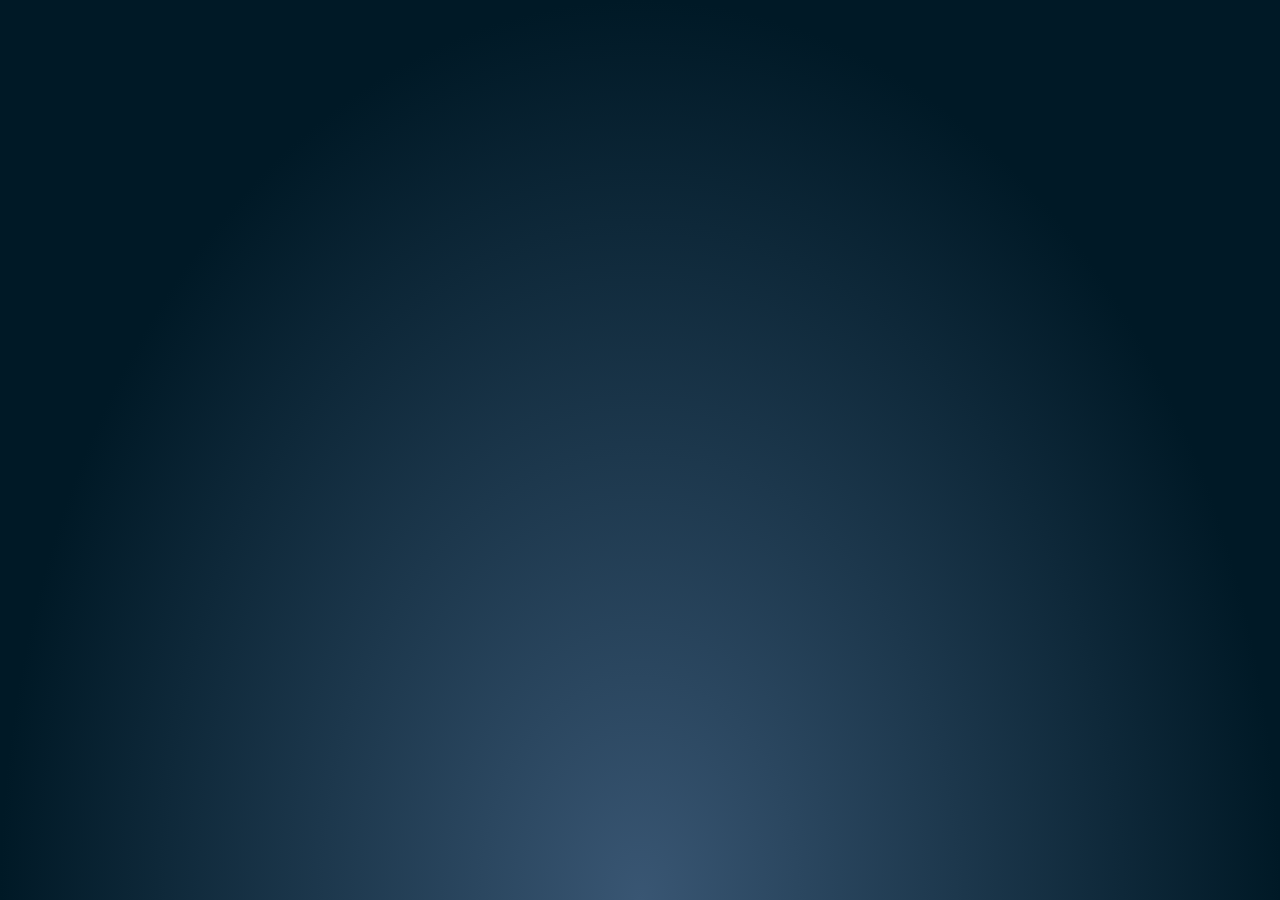
<file: index.html>
<!DOCTYPE html>
<html lang="en">
<head>
  <meta charset="UTF-8" />
  <meta name="viewport" content="width=device-width, initial-scale=1.0" />
  <!-- Font -->
  <link rel="preconnect" href="https://fonts.googleapis.com" />
  <link rel="preconnect" href="https://fonts.gstatic.com" crossorigin />
  <link href="https://fonts.googleapis.com/css2?family=Rubik:wght@300;400;500;700;900&display=swap" rel="stylesheet" />

  <!-- External stylesheet -->
  <link rel="stylesheet" href="styles.css" />
</head>
<body>
  <div class="page">
    <div class="container">
    </div>
  </div>
</body>
</html>
</file>
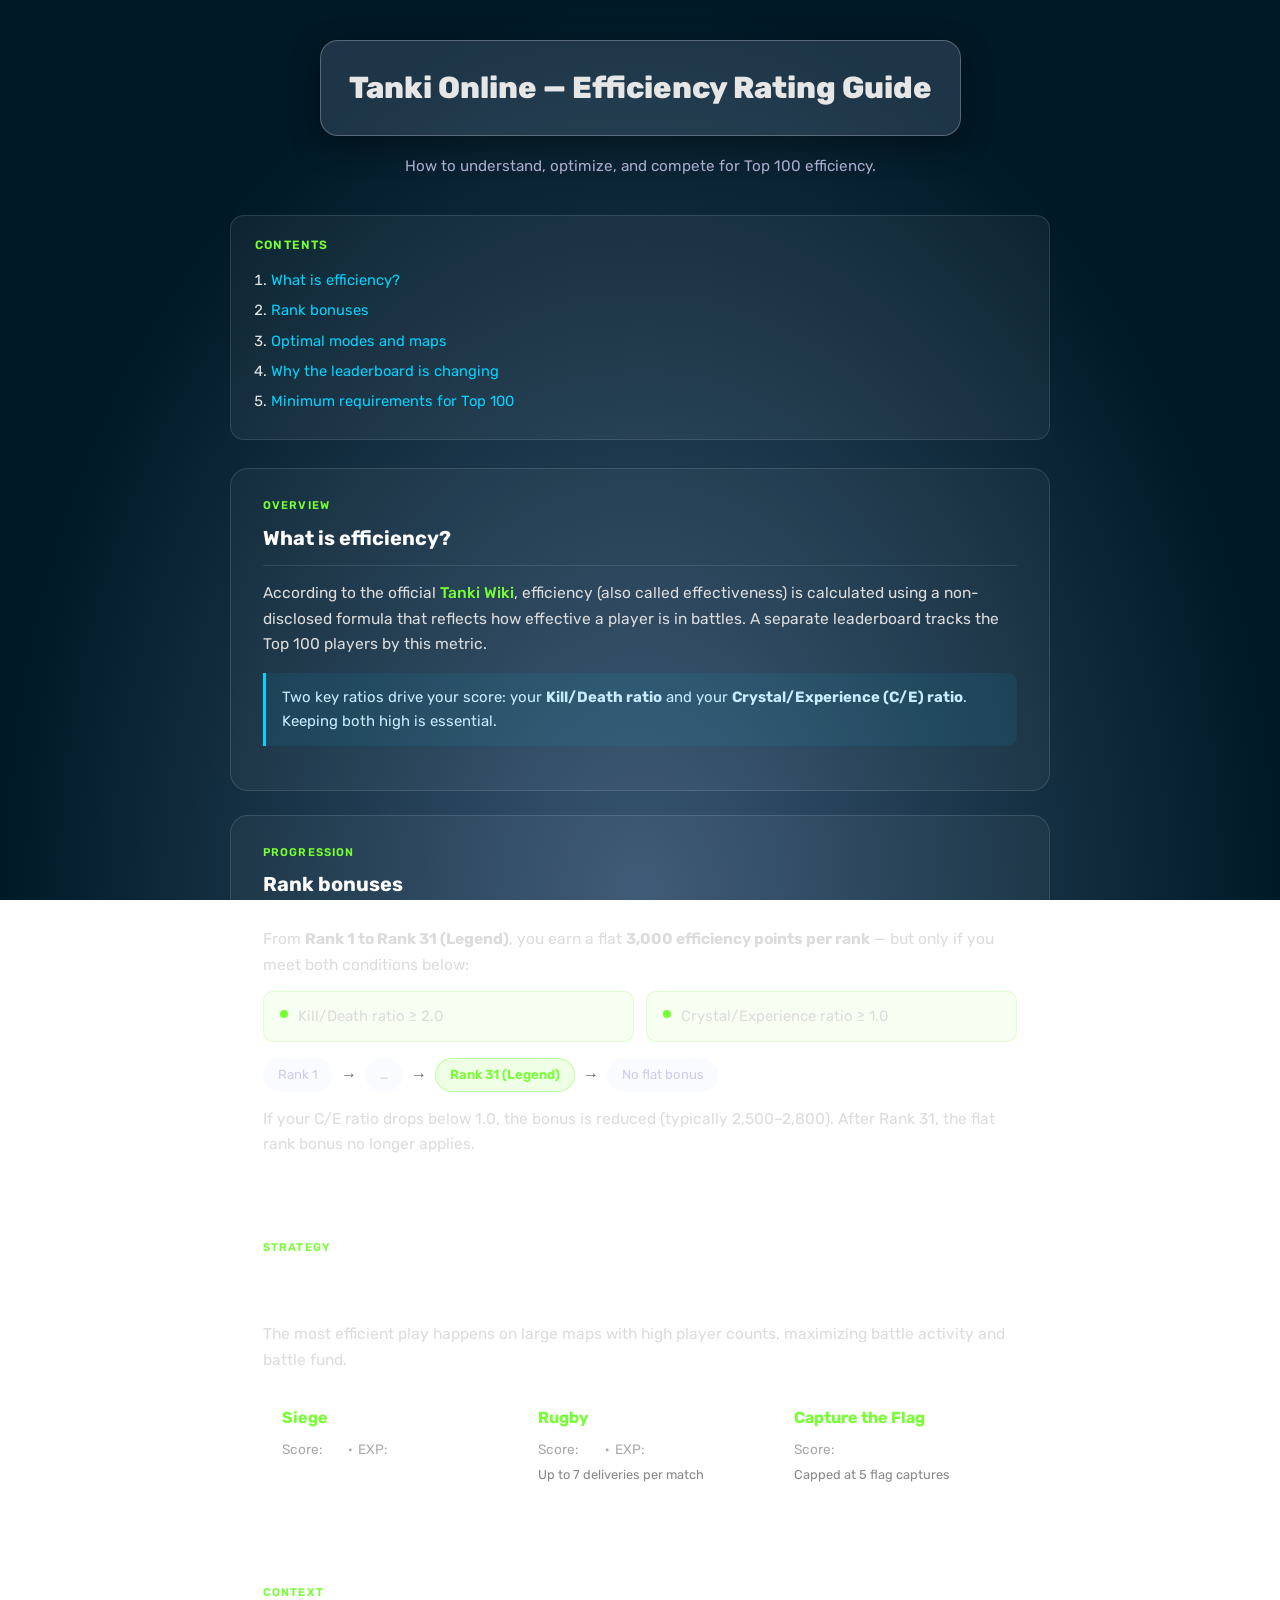
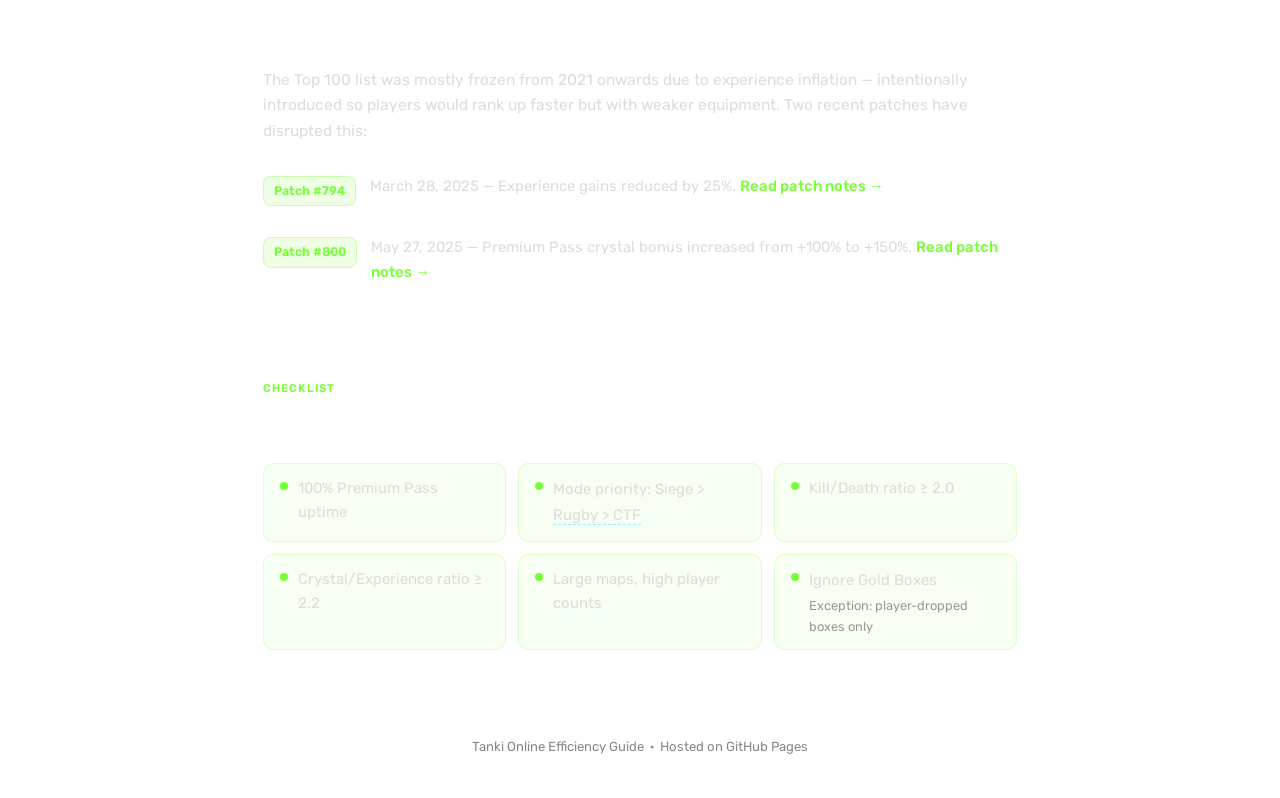
<file: guide/index.html>
<!DOCTYPE html>
<html lang="en">
<head>
  <meta charset="UTF-8">
  <meta name="viewport" content="width=device-width, initial-scale=1.0">
  <title>Tanki Online Efficiency Guide</title>
  <link rel="preconnect" href="https://fonts.googleapis.com">
  <link rel="preconnect" href="https://fonts.gstatic.com" crossorigin>
  <link href="https://fonts.googleapis.com/css2?family=Rubik:wght@300;400;500;700;900&display=swap" rel="stylesheet">
  <link rel="stylesheet" href="styles.css">
</head>
<body>
  <div class="page">
    <div class="container">

      <div class="guide-hero">
        <h1>Tanki Online — Efficiency Rating Guide</h1>
        <p class="subtitle">How to understand, optimize, and compete for Top 100 efficiency.</p>
      </div>

      <div class="toc">
        <div class="toc-title">Contents</div>
        <ol>
          <li><a href="#what-is">What is efficiency?</a></li>
          <li><a href="#rank-bonuses">Rank bonuses</a></li>
          <li><a href="#modes">Optimal modes and maps</a></li>
          <li><a href="#leaderboard">Why the leaderboard is changing</a></li>
          <li><a href="#requirements">Minimum requirements for Top 100</a></li>
        </ol>
      </div>

      <section class="guide-section" id="what-is">
        <div class="section-tag">Overview</div>
        <h2>What is efficiency?</h2>
        <p>
          According to the official
          <a href="https://en.tankiwiki.com/Ratings_and_Statistics">Tanki Wiki</a>,
          efficiency (also called effectiveness) is calculated using a non-disclosed formula
          that reflects how effective a player is in battles. A separate leaderboard tracks
          the Top 100 players by this metric.
        </p>
        <div class="callout">
          Two key ratios drive your score: your <strong>Kill/Death ratio</strong> and your
          <strong>Crystal/Experience (C/E) ratio</strong>. Keeping both high is essential.
        </div>
      </section>

      <section class="guide-section" id="rank-bonuses">
        <div class="section-tag">Progression</div>
        <h2>Rank bonuses</h2>
        <p>
          From <strong>Rank 1 to Rank 31 (Legend)</strong>, you earn a flat
          <strong>3,000 efficiency points per rank</strong> — but only if you meet both
          conditions below:
        </p>
        <div class="req-grid" style="grid-template-columns: 1fr 1fr; margin-bottom: 16px;">
          <div class="req-item">
            <div class="req-dot"></div>
            <span>Kill/Death ratio &ge; 2.0</span>
          </div>
          <div class="req-item">
            <div class="req-dot"></div>
            <span>Crystal/Experience ratio &ge; 1.0</span>
          </div>
        </div>
        <div class="rank-visual">
          <span class="rank-pill">Rank 1</span>
          <span class="arrow">→</span>
          <span class="rank-pill">…</span>
          <span class="arrow">→</span>
          <span class="rank-pill highlight">Rank 31 (Legend)</span>
          <span class="arrow">→</span>
          <span class="rank-pill">No flat bonus</span>
        </div>
        <p style="margin-top: 12px;">
          If your C/E ratio drops below 1.0, the bonus is reduced (typically 2,500–2,800).
          After Rank 31, the flat rank bonus no longer applies.
        </p>
      </section>

      <section class="guide-section" id="modes">
        <div class="section-tag">Strategy</div>
        <h2>Optimal modes and maps</h2>
        <p>
          The most efficient play happens on large maps with high player counts, maximizing
          battle activity and battle fund.
        </p>
        <div class="mode-grid">
          <div class="mode-card">
            <div class="mode-name">Siege</div>
            <div class="mode-score">Score: <span>50</span> &nbsp;·&nbsp; EXP: <span>15</span></div>
          </div>
          <div class="mode-card">
            <div class="mode-name">Rugby</div>
            <div class="mode-score">Score: <span>80</span> &nbsp;·&nbsp; EXP: <span>30</span></div>
            <div class="mode-score" style="margin-top: 4px; font-size: 0.8rem; color: #888;">Up to 7 deliveries per match</div>
          </div>
          <div class="mode-card">
            <div class="mode-name">Capture the Flag</div>
            <div class="mode-score">Score: <span>Similar to Rugby</span></div>
            <div class="mode-score" style="margin-top: 4px; font-size: 0.8rem; color: #888;">Capped at 5 flag captures</div>
          </div>
        </div>
      </section>

      <section class="guide-section" id="leaderboard">
        <div class="section-tag">Context</div>
        <h2>Why the leaderboard is changing</h2>
        <p>
          The Top 100 list was mostly frozen from 2021 onwards due to experience inflation —
          intentionally introduced so players would rank up faster but with weaker equipment.
          Two recent patches have disrupted this:
        </p>
        <div style="margin-top: 16px;">
          <div class="patch-item">
            <div class="patch-badge">Patch #794</div>
            <div class="patch-desc">
              March 28, 2025 — Experience gains reduced by 25%.
              <a href="https://en.tankiforum.com/topic/398898-patch%C2%A0update-794-released-28th-march-2025/">Read patch notes →</a>
            </div>
          </div>
          <div class="patch-item">
            <div class="patch-badge">Patch #800</div>
            <div class="patch-desc">
              May 27, 2025 — Premium Pass crystal bonus increased from +100% to +150%.
              <a href="https://en.tankiforum.com/topic/399042-patch-update-800-released-27th-may-2025/">Read patch notes →</a>
            </div>
          </div>
        </div>
      </section>

      <section class="guide-section" id="requirements">
        <div class="section-tag">Checklist</div>
        <h2>Minimum requirements for Top 100</h2>
        <div class="req-grid">
          <div class="req-item">
            <div class="req-dot"></div>
            <span>100% Premium Pass uptime</span>
          </div>
          <div class="req-item">
            <div class="req-dot"></div>
            <div>
              <span>Mode priority: Siege &gt;
                <span class="tip-span" title="Rugby over CTF because in Rugby you can deliver the ball 7 times vs CTF's 5 flag captures">Rugby &gt; CTF</span>
              </span>
            </div>
          </div>
          <div class="req-item">
            <div class="req-dot"></div>
            <span>Kill/Death ratio &ge; 2.0</span>
          </div>
          <div class="req-item">
            <div class="req-dot"></div>
            <span>Crystal/Experience ratio &ge; 2.2</span>
          </div>
          <div class="req-item">
            <div class="req-dot"></div>
            <span>Large maps, high player counts</span>
          </div>
          <div class="req-item">
            <div class="req-dot"></div>
            <div>
              <span>Ignore Gold Boxes</span>
              <div class="req-note">Exception: player-dropped boxes only</div>
            </div>
          </div>
        </div>
      </section>

      <footer>Tanki Online Efficiency Guide &nbsp;·&nbsp; Hosted on GitHub Pages</footer>

    </div>
  </div>
</body>
</html>
</file>
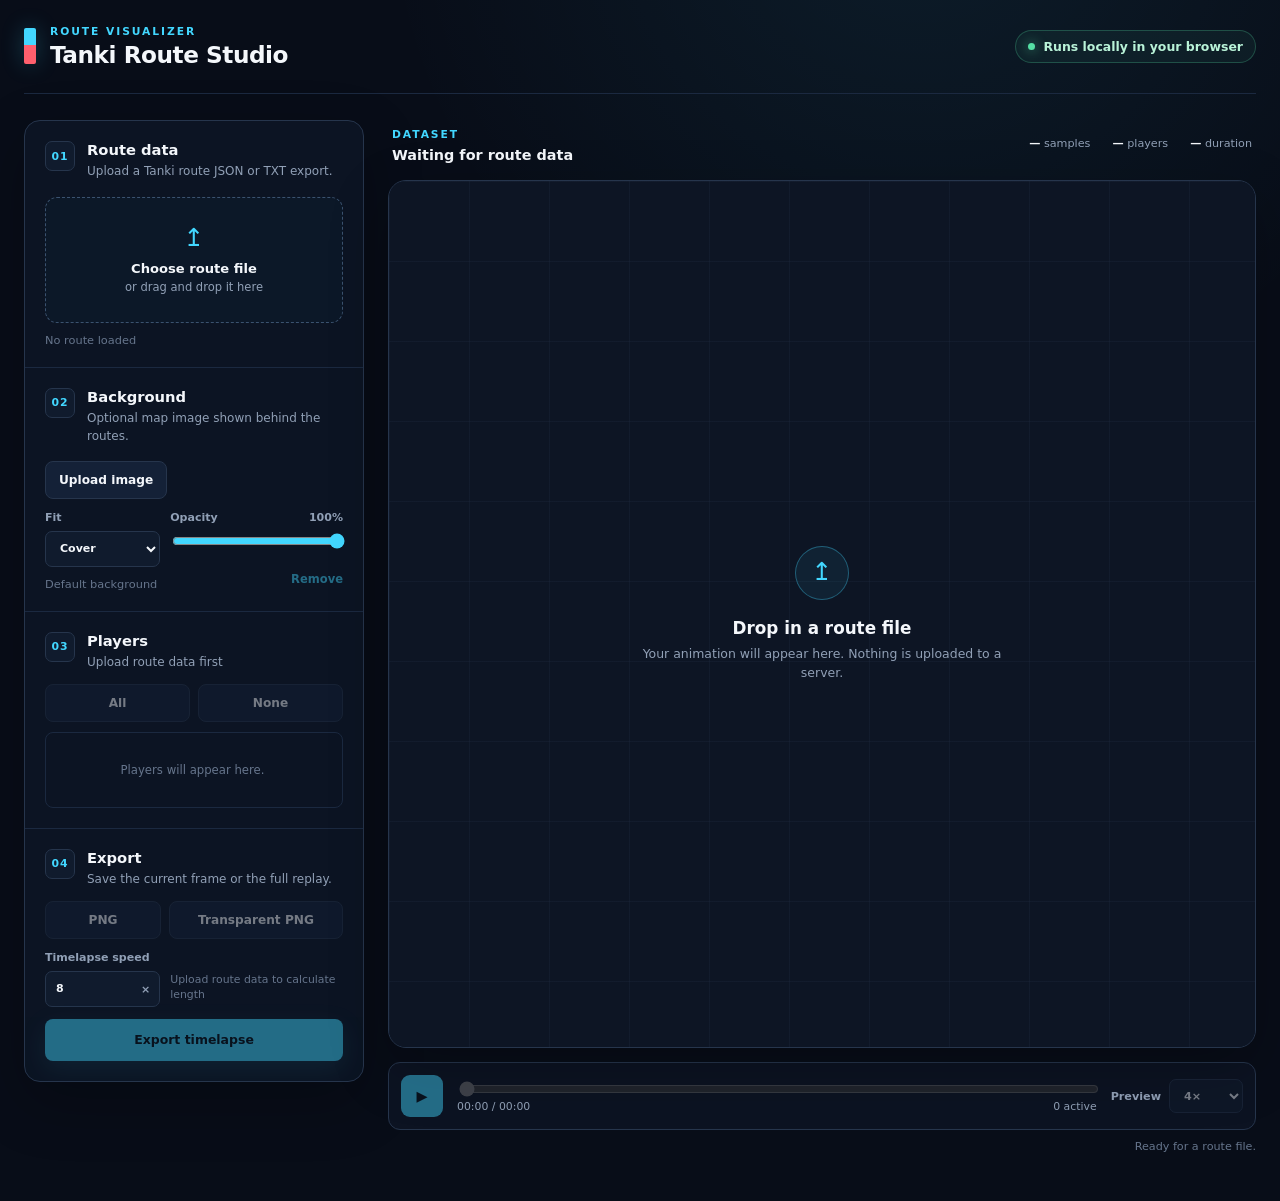
<file: heatmap/index.html>
<!doctype html>
<html lang="en">
<head>
  <meta charset="utf-8">
  <meta name="viewport" content="width=device-width, initial-scale=1">
  <meta name="theme-color" content="#080d18">
  <meta name="description" content="Create private, browser-based route replays from Tanki route JSON files.">
  <title>Tanki Route Studio</title>
  <link rel="stylesheet" href="styles.css">
  <script src="app.js" defer></script>
</head>
<body>
  <header class="site-header">
    <div class="brand-block">
      <span class="brand-mark" aria-hidden="true"></span>
      <div>
        <p class="eyebrow">ROUTE VISUALIZER</p>
        <h1>Tanki Route Studio</h1>
      </div>
    </div>
    <div class="privacy-pill">
      <span class="privacy-dot" aria-hidden="true"></span>
      Runs locally in your browser
    </div>
  </header>

  <main class="app-shell">
    <aside class="control-panel" aria-label="Route controls">
      <section class="panel-section upload-section">
        <div class="section-heading">
          <span class="step">01</span>
          <div>
            <h2>Route data</h2>
            <p>Upload a Tanki route JSON or TXT export.</p>
          </div>
        </div>
        <label class="drop-zone" id="routeDropZone" for="routeFile">
          <input id="routeFile" type="file" accept=".json,.txt,application/json,text/plain">
          <span class="drop-icon" aria-hidden="true">↥</span>
          <span class="drop-title">Choose route file</span>
          <span class="drop-help">or drag and drop it here</span>
        </label>
        <p class="file-name" id="routeFileName">No route loaded</p>
      </section>

      <section class="panel-section" id="backgroundSection">
        <div class="section-heading">
          <span class="step">02</span>
          <div>
            <h2>Background</h2>
            <p>Optional map image shown behind the routes.</p>
          </div>
        </div>
        <label class="file-button" for="backgroundFile">
          <input id="backgroundFile" type="file" accept="image/*">
          <span>Upload image</span>
        </label>
        <div class="field-row">
          <label class="field">
            <span>Fit</span>
            <select id="backgroundFit">
              <option value="cover">Cover</option>
              <option value="contain">Contain</option>
              <option value="stretch">Stretch</option>
            </select>
          </label>
          <label class="field">
            <span>Opacity <output id="backgroundOpacityValue">100%</output></span>
            <input id="backgroundOpacity" type="range" min="0" max="100" value="100" step="1">
          </label>
        </div>
        <div class="inline-actions">
          <p class="file-name" id="backgroundFileName">Default background</p>
          <button class="text-button" id="removeBackground" type="button" disabled>Remove</button>
        </div>
      </section>

      <section class="panel-section players-section" id="playersSection">
        <div class="section-heading compact-heading">
          <span class="step">03</span>
          <div>
            <h2>Players</h2>
            <p id="selectionCount">Upload route data first</p>
          </div>
        </div>
        <div class="segmented-actions" role="group" aria-label="Player selection shortcuts">
          <button id="selectAll" type="button" disabled>All</button>
          <button id="selectNone" type="button" disabled>None</button>
        </div>
        <div class="player-list empty" id="playerList">
          <p>Players will appear here.</p>
        </div>
      </section>

      <section class="panel-section export-section">
        <div class="section-heading compact-heading">
          <span class="step">04</span>
          <div>
            <h2>Export</h2>
            <p>Save the current frame or the full replay.</p>
          </div>
        </div>
        <div class="export-grid">
          <button class="secondary-button" id="exportPng" type="button" disabled>PNG</button>
          <button class="secondary-button" id="exportTransparentPng" type="button" disabled>Transparent PNG</button>
        </div>
        <div class="video-settings">
          <label class="field">
            <span>Timelapse speed</span>
            <div class="unit-input">
              <input id="exportSpeed" type="number" value="8" min="0.25" max="64" step="0.25">
              <span>×</span>
            </div>
          </label>
          <p class="estimate" id="exportEstimate">Upload route data to calculate length</p>
        </div>
        <button class="primary-button" id="exportVideo" type="button" disabled>Export timelapse</button>
        <div class="export-progress" id="exportProgress" hidden>
          <div class="progress-copy">
            <span id="exportProgressText">Rendering…</span>
            <button class="text-button" id="cancelExport" type="button">Cancel</button>
          </div>
          <progress id="exportProgressBar" max="100" value="0">0%</progress>
          <p>Keep this tab open until the download begins.</p>
        </div>
      </section>
    </aside>

    <section class="stage-column" aria-label="Route replay">
      <div class="dataset-bar" id="datasetBar">
        <div>
          <span class="dataset-label">DATASET</span>
          <strong id="datasetName">Waiting for route data</strong>
        </div>
        <div class="dataset-stats" aria-live="polite">
          <span><strong id="sampleCount">—</strong> samples</span>
          <span><strong id="playerCount">—</strong> players</span>
          <span><strong id="durationStat">—</strong> duration</span>
        </div>
      </div>

      <div class="canvas-frame" id="canvasFrame">
        <canvas id="routeCanvas" width="1080" height="1080" aria-label="Top-down Tanki player route replay"></canvas>
        <div class="empty-state" id="emptyState">
          <span class="empty-icon" aria-hidden="true">↥</span>
          <h2>Drop in a route file</h2>
          <p>Your animation will appear here. Nothing is uploaded to a server.</p>
        </div>
      </div>

      <div class="playback-bar">
        <button class="play-button" id="playPause" type="button" disabled aria-label="Play route replay">
          <span id="playIcon" aria-hidden="true">▶</span>
        </button>
        <div class="timeline-group">
          <input id="timeline" type="range" min="0" max="1000" value="0" step="1" disabled aria-label="Replay position">
          <div class="timeline-meta">
            <span id="playbackClock">00:00 / 00:00</span>
            <span id="activeCount">0 active</span>
          </div>
        </div>
        <label class="playback-speed">
          <span>Preview</span>
          <select id="previewSpeed" disabled>
            <option value="0.5">0.5×</option>
            <option value="1">1×</option>
            <option value="2">2×</option>
            <option value="4" selected>4×</option>
            <option value="8">8×</option>
            <option value="16">16×</option>
          </select>
        </label>
      </div>

      <p class="status-line" id="statusLine" role="status" aria-live="polite">Ready for a route file.</p>
    </section>
  </main>

  <canvas id="exportCanvas" width="1080" height="1080" hidden></canvas>
</body>
</html>
</file>
<file: styles.css>
/* Reset */
*, *::before, *::after {
  margin: 0;
  padding: 0;
  box-sizing: border-box;
}

/* Base */
body {
  font-family: 'Rubik', sans-serif;
  color: #e6e6e6;
  line-height: 1.65;
  background: radial-gradient(
    50% 100% at 50% 100%,
    rgb(57, 86, 115) 0%,
    rgb(0, 25, 38) 100%
  );
  background-attachment: fixed;
}

/* Layout */
.page {
  min-height: 100vh;
  display: flex;
  justify-content: center;
  padding: 60px 20px;
}

.container {
  max-width: 900px;
  width: 100%;
}
li span {
    color: #00d4ff;
    cursor: help; /* reinforces that it's interactive */
}

/* Header */
header {
  text-align: center;
  margin-bottom: 48px;
}

h1 {
  font-size: 2.2rem;
  font-weight: 800;
  padding: 28px 32px;
  border-radius: 18px;
  background: rgba(191, 213, 255, 0.15);
  border: 1px solid rgba(255, 255, 255, 0.25);
  box-shadow: 0 10px 30px rgba(0, 0, 0, 0.35);
}

h1:hover {
  border-color: #76ff33;
}

/* Sections */
section {
  background: rgba(255, 255, 255, 0.04);
  border: 1px solid rgba(255, 255, 255, 0.12);
  border-radius: 18px;
  padding: 32px;
  margin-bottom: 28px;
  box-shadow: 0 6px 20px rgba(0, 0, 0, 0.25);
}

h2 {
  font-size: 1.2rem;
  font-weight: 600;
  margin-bottom: 16px;
  color: #ffffff;
}

p {
  font-size: 1rem;
  margin-bottom: 14px;
  color: #dcdcdc;
}

/* Lists */
ul {
  margin: 12px 0 0 18px;
}

li {
  margin-bottom: 8px;
}

/* Links */
a {
  color: #76ff33;
  text-decoration: none;
  font-weight: 500;
}

a:hover {
  text-decoration: underline;
}

a:visited {
  color: #54b723;
}

/* Footer */
footer {
  text-align: center;
  font-size: 0.85rem;
  color: #b5b5b5;
  margin-top: 40px;
}
</file>
<file: guide/styles.css>
/* Reset */
*, *::before, *::after {
  margin: 0;
  padding: 0;
  box-sizing: border-box;
}

/* Base */
html, body {
  height: 100%;
}

body {
  font-family: 'Rubik', sans-serif;
  color: #e6e6e6;
  line-height: 1.65;
  background: radial-gradient(
    50% 100% at 50% 100%,
    rgb(57, 86, 115) 0%,
    rgb(0, 25, 38) 100%
  );
  background-attachment: fixed;
  background-size: cover;
  min-height: 100vh;
}

/* Layout */
.page {
  min-height: 100vh;
  display: flex;
  justify-content: center;
  padding: 40px 20px;
}

.container {
  max-width: 820px;
  width: 100%;
}

/* Hero */
.guide-hero {
  text-align: center;
  margin-bottom: 36px;
}

.guide-hero h1 {
  font-size: 1.9rem;
  font-weight: 800;
  padding: 22px 28px;
  border-radius: 18px;
  background: rgba(191, 213, 255, 0.15);
  border: 1px solid rgba(255, 255, 255, 0.25);
  box-shadow: 0 10px 30px rgba(0, 0, 0, 0.35);
  display: inline-block;
  margin: 0 0 8px;
}

.guide-hero h1:hover {
  border-color: #76ff33;
}

.guide-hero .subtitle {
  font-size: 0.95rem;
  color: #aac;
  margin-top: 10px;
}

/* Table of Contents */
.toc {
  background: rgba(255, 255, 255, 0.05);
  border: 1px solid rgba(255, 255, 255, 0.12);
  border-radius: 14px;
  padding: 20px 24px;
  margin-bottom: 28px;
}

.toc-title {
  font-size: 0.75rem;
  font-weight: 600;
  letter-spacing: 0.1em;
  text-transform: uppercase;
  color: #76ff33;
  margin-bottom: 12px;
}

.toc ol {
  margin: 0 0 0 16px;
  padding: 0;
}

.toc li {
  margin-bottom: 6px;
  font-size: 0.92rem;
}

.toc a {
  color: #00d4ff;
  text-decoration: none;
  font-weight: 400;
}

.toc a:hover {
  text-decoration: underline;
  color: #76ff33;
}

/* Sections */
.guide-section {
  background: rgba(255, 255, 255, 0.04);
  border: 1px solid rgba(255, 255, 255, 0.12);
  border-radius: 18px;
  padding: 28px 32px;
  margin-bottom: 24px;
}

.section-tag {
  font-size: 0.7rem;
  font-weight: 600;
  letter-spacing: 0.1em;
  text-transform: uppercase;
  color: #76ff33;
  margin-bottom: 6px;
}

.guide-section h2 {
  font-size: 1.25rem;
  font-weight: 700;
  color: #fff;
  margin-bottom: 14px;
  padding-bottom: 10px;
  border-bottom: 1px solid rgba(255, 255, 255, 0.1);
}

.guide-section p {
  font-size: 0.97rem;
  color: #dcdcdc;
  margin-bottom: 12px;
}

.guide-section p:last-child {
  margin-bottom: 0;
}

.guide-section ul,
.guide-section ol {
  margin: 10px 0 0 20px;
}

.guide-section li {
  margin-bottom: 8px;
  font-size: 0.97rem;
  color: #dcdcdc;
}

/* Links */
a {
  color: #76ff33;
  text-decoration: none;
  font-weight: 500;
}

a:hover {
  text-decoration: underline;
}

a:visited {
  color: #54b723;
}

/* Tooltip span */
.tip-span {
  color: #00d4ff;
  cursor: help;
  border-bottom: 1px dashed rgba(0, 212, 255, 0.4);
}

/* Callout */
.callout {
  background: rgba(0, 212, 255, 0.07);
  border-left: 3px solid #00d4ff;
  border-radius: 0 10px 10px 0;
  padding: 12px 16px;
  margin: 16px 0;
  font-size: 0.93rem;
  color: #c8ecff;
}

/* Mode cards */
.mode-grid {
  display: grid;
  grid-template-columns: repeat(auto-fit, minmax(200px, 1fr));
  gap: 14px;
  margin-top: 16px;
}

.mode-card {
  background: rgba(255, 255, 255, 0.06);
  border: 1px solid rgba(255, 255, 255, 0.14);
  border-radius: 12px;
  padding: 16px 18px;
}

.mode-card .mode-name {
  font-weight: 700;
  font-size: 1rem;
  color: #76ff33;
  margin-bottom: 6px;
}

.mode-card .mode-score {
  font-size: 0.85rem;
  color: #aaa;
}

.mode-card .mode-score span {
  color: #fff;
  font-weight: 500;
}

/* Requirements grid */
.req-grid {
  display: grid;
  grid-template-columns: repeat(auto-fit, minmax(220px, 1fr));
  gap: 12px;
  margin-top: 14px;
}

.req-item {
  background: rgba(118, 255, 51, 0.06);
  border: 1px solid rgba(118, 255, 51, 0.2);
  border-radius: 10px;
  padding: 12px 16px;
  display: flex;
  align-items: flex-start;
  gap: 10px;
}

.req-dot {
  width: 8px;
  height: 8px;
  border-radius: 50%;
  background: #76ff33;
  margin-top: 6px;
  flex-shrink: 0;
}

.req-item span {
  font-size: 0.93rem;
  color: #dcdcdc;
}

.req-item .req-note {
  font-size: 0.8rem;
  color: #999;
  margin-top: 2px;
}

/* Patch log */
.patch-item {
  display: flex;
  gap: 14px;
  padding: 14px 0;
  border-bottom: 1px solid rgba(255, 255, 255, 0.07);
}

.patch-item:last-child {
  border-bottom: none;
}

.patch-badge {
  background: rgba(118, 255, 51, 0.12);
  border: 1px solid rgba(118, 255, 51, 0.3);
  border-radius: 8px;
  padding: 4px 10px;
  font-size: 0.78rem;
  font-weight: 600;
  color: #76ff33;
  white-space: nowrap;
  align-self: flex-start;
  margin-top: 2px;
}

.patch-desc {
  font-size: 0.93rem;
  color: #dcdcdc;
}

/* Rank visual */
.rank-visual {
  display: flex;
  align-items: center;
  gap: 8px;
  margin: 14px 0;
  flex-wrap: wrap;
}

.rank-pill {
  background: rgba(191, 213, 255, 0.1);
  border: 1px solid rgba(255, 255, 255, 0.18);
  border-radius: 20px;
  padding: 5px 14px;
  font-size: 0.82rem;
  color: #cce;
  white-space: nowrap;
}

.rank-pill.highlight {
  background: rgba(118, 255, 51, 0.12);
  border-color: rgba(118, 255, 51, 0.4);
  color: #76ff33;
  font-weight: 600;
}

.arrow {
  color: #666;
  font-size: 1rem;
}

/* Footer */
footer {
  text-align: center;
  font-size: 0.82rem;
  color: #888;
  margin-top: 36px;
  padding-top: 20px;
  border-top: 1px solid rgba(255, 255, 255, 0.07);
}
</file>
<file: heatmap/styles.css>
:root {
  color-scheme: dark;
  --bg: #080d18;
  --panel: #0d1524;
  --panel-soft: #101b2d;
  --panel-lift: #142137;
  --border: #26354c;
  --border-soft: #1b2940;
  --text: #f4f7fb;
  --muted: #91a0b6;
  --quiet: #66758c;
  --accent: #42d7ff;
  --accent-strong: #10bce8;
  --team-a: #ff5f6d;
  --team-b: #42d7ff;
  --success: #55dfa4;
  --danger: #ff6b7a;
  --shadow: 0 20px 60px rgba(0, 0, 0, 0.24);
}

* {
  box-sizing: border-box;
}

html {
  min-width: 320px;
  background: var(--bg);
}

body {
  margin: 0;
  min-height: 100vh;
  font-family: Inter, ui-sans-serif, system-ui, -apple-system, BlinkMacSystemFont, "Segoe UI", sans-serif;
  color: var(--text);
  background:
    radial-gradient(circle at 72% -10%, rgba(66, 215, 255, 0.08), transparent 34rem),
    var(--bg);
}

button,
input,
select {
  font: inherit;
}

button,
select,
input[type="file"],
input[type="range"] {
  accent-color: var(--accent);
}

button:focus-visible,
input:focus-visible,
select:focus-visible,
.drop-zone:focus-within,
.file-button:focus-within {
  outline: 2px solid var(--accent);
  outline-offset: 2px;
}

button:disabled,
input:disabled,
select:disabled {
  cursor: not-allowed;
  opacity: 0.45;
}

.site-header {
  width: min(1540px, calc(100% - 48px));
  margin: 0 auto;
  min-height: 94px;
  display: flex;
  align-items: center;
  justify-content: space-between;
  gap: 24px;
  border-bottom: 1px solid var(--border-soft);
}

.brand-block {
  display: flex;
  align-items: center;
  gap: 14px;
}

.brand-mark {
  width: 12px;
  height: 36px;
  display: block;
  border-radius: 2px;
  background: linear-gradient(180deg, var(--accent) 0 48%, var(--team-a) 48% 100%);
  box-shadow: 0 0 22px rgba(66, 215, 255, 0.26);
}

.eyebrow,
.site-header h1,
.section-heading h2,
.section-heading p,
.file-name,
.dataset-bar strong,
.dataset-label,
.status-line,
.export-progress p {
  margin: 0;
}

.eyebrow,
.dataset-label {
  font-size: 0.67rem;
  line-height: 1;
  font-weight: 800;
  letter-spacing: 0.18em;
  color: var(--accent);
}

.site-header h1 {
  margin-top: 5px;
  font-size: clamp(1.15rem, 2vw, 1.45rem);
  line-height: 1;
  letter-spacing: -0.02em;
}

.privacy-pill {
  display: inline-flex;
  align-items: center;
  gap: 8px;
  padding: 8px 12px;
  border: 1px solid rgba(85, 223, 164, 0.25);
  border-radius: 999px;
  color: #b9f3d8;
  background: rgba(85, 223, 164, 0.06);
  font-size: 0.78rem;
  font-weight: 650;
}

.privacy-dot {
  width: 7px;
  height: 7px;
  border-radius: 50%;
  background: var(--success);
  box-shadow: 0 0 12px rgba(85, 223, 164, 0.72);
}

.app-shell {
  width: min(1540px, calc(100% - 48px));
  margin: 26px auto 48px;
  display: grid;
  grid-template-columns: minmax(280px, 340px) minmax(0, 1fr);
  gap: 24px;
  align-items: start;
}

.control-panel {
  border: 1px solid var(--border);
  border-radius: 16px;
  background: rgba(13, 21, 36, 0.92);
  box-shadow: var(--shadow);
  overflow: hidden;
}

.panel-section {
  padding: 20px;
  border-bottom: 1px solid var(--border-soft);
}

.panel-section:last-child {
  border-bottom: 0;
}

.section-heading {
  display: grid;
  grid-template-columns: 30px 1fr;
  gap: 12px;
  align-items: start;
  margin-bottom: 16px;
}

.compact-heading {
  margin-bottom: 12px;
}

.step {
  width: 30px;
  height: 30px;
  display: grid;
  place-items: center;
  border: 1px solid var(--border);
  border-radius: 7px;
  background: var(--panel-soft);
  color: var(--accent);
  font-size: 0.68rem;
  font-weight: 800;
  letter-spacing: 0.08em;
}

.section-heading h2 {
  font-size: 0.92rem;
  line-height: 1.25;
}

.section-heading p {
  margin-top: 4px;
  color: var(--muted);
  font-size: 0.75rem;
  line-height: 1.45;
}

.drop-zone {
  min-height: 126px;
  display: flex;
  flex-direction: column;
  align-items: center;
  justify-content: center;
  padding: 18px;
  border: 1px dashed #3b526f;
  border-radius: 12px;
  background: rgba(66, 215, 255, 0.025);
  cursor: pointer;
  transition: border-color 160ms ease, background 160ms ease, transform 160ms ease;
}

.drop-zone:hover,
.drop-zone.is-dragging {
  border-color: var(--accent);
  background: rgba(66, 215, 255, 0.065);
}

.drop-zone.is-dragging {
  transform: translateY(-1px);
}

.drop-zone input,
.file-button input {
  position: absolute;
  width: 1px;
  height: 1px;
  overflow: hidden;
  clip: rect(0 0 0 0);
  white-space: nowrap;
}

.drop-icon,
.empty-icon {
  display: grid;
  place-items: center;
  color: var(--accent);
  font-size: 1.55rem;
  line-height: 1;
}

.drop-title {
  margin-top: 10px;
  font-size: 0.82rem;
  font-weight: 750;
}

.drop-help {
  margin-top: 4px;
  color: var(--muted);
  font-size: 0.72rem;
}

.file-name {
  margin-top: 10px;
  color: var(--quiet);
  font-size: 0.71rem;
  overflow: hidden;
  text-overflow: ellipsis;
  white-space: nowrap;
}

.file-button,
.secondary-button,
.primary-button,
.segmented-actions button,
.play-button,
.text-button {
  border: 0;
  cursor: pointer;
}

.file-button,
.secondary-button,
.segmented-actions button {
  display: inline-flex;
  align-items: center;
  justify-content: center;
  min-height: 38px;
  padding: 0 13px;
  border: 1px solid var(--border);
  border-radius: 8px;
  color: var(--text);
  background: var(--panel-lift);
  font-size: 0.76rem;
  font-weight: 700;
  transition: border-color 160ms ease, background 160ms ease;
}

.file-button:hover,
.secondary-button:hover,
.segmented-actions button:hover {
  border-color: #3d526f;
  background: #192a44;
}

.field-row {
  display: grid;
  grid-template-columns: 0.8fr 1.2fr;
  gap: 10px;
  margin-top: 12px;
}

.field {
  display: flex;
  flex-direction: column;
  gap: 7px;
  color: var(--muted);
  font-size: 0.69rem;
  font-weight: 650;
}

.field span {
  display: flex;
  justify-content: space-between;
  gap: 8px;
}

select,
input[type="number"] {
  min-height: 36px;
  border: 1px solid var(--border);
  border-radius: 7px;
  color: var(--text);
  background: var(--panel-soft);
  padding: 0 10px;
}

input[type="range"] {
  width: 100%;
}

.inline-actions,
.progress-copy,
.timeline-meta {
  display: flex;
  align-items: center;
  justify-content: space-between;
  gap: 12px;
}

.inline-actions .file-name {
  min-width: 0;
  flex: 1;
}

.text-button {
  padding: 2px 0;
  color: var(--accent);
  background: transparent;
  font-size: 0.72rem;
  font-weight: 750;
}

.text-button:hover {
  color: #88e8ff;
}

.segmented-actions {
  display: grid;
  grid-template-columns: 1fr 1fr;
  gap: 8px;
  margin-bottom: 10px;
}

.player-list {
  max-height: 260px;
  overflow: auto;
  display: flex;
  flex-direction: column;
  padding-right: 3px;
  scrollbar-color: #314660 transparent;
  scrollbar-width: thin;
}

.player-list.empty {
  min-height: 76px;
  align-items: center;
  justify-content: center;
  border: 1px solid var(--border-soft);
  border-radius: 8px;
  color: var(--quiet);
  font-size: 0.73rem;
}

.player-list.empty p {
  margin: 0;
}

.player-row {
  min-width: 0;
  display: grid;
  grid-template-columns: 18px 12px minmax(0, 1fr) auto;
  gap: 9px;
  align-items: center;
  padding: 9px 5px;
  border-bottom: 1px solid var(--border-soft);
  cursor: pointer;
}

.player-row:last-child {
  border-bottom: 0;
}

.player-row:hover {
  background: rgba(255, 255, 255, 0.025);
}

.player-row input {
  width: 15px;
  height: 15px;
  margin: 0;
}

.player-shape {
  width: 10px;
  height: 10px;
  background: var(--player-color);
}

.player-shape.team-a {
  border-radius: 50%;
}

.player-shape.team-b {
  transform: rotate(45deg) scale(0.82);
}

.player-name {
  overflow: hidden;
  color: var(--text);
  text-overflow: ellipsis;
  white-space: nowrap;
  font-size: 0.75rem;
  font-weight: 650;
}

.team-code {
  color: var(--quiet);
  font-size: 0.64rem;
  font-weight: 750;
}

.export-grid {
  display: grid;
  grid-template-columns: 0.8fr 1.2fr;
  gap: 8px;
}

.video-settings {
  margin-top: 12px;
  display: grid;
  grid-template-columns: 0.8fr 1.2fr;
  align-items: end;
  gap: 10px;
}

.unit-input {
  position: relative;
}

.unit-input input {
  width: 100%;
  padding-right: 28px;
}

.unit-input > span {
  position: absolute;
  right: 10px;
  top: 50%;
  transform: translateY(-50%);
  color: var(--muted);
}

.estimate {
  margin: 0 0 4px;
  color: var(--quiet);
  font-size: 0.68rem;
  line-height: 1.4;
}

.primary-button {
  width: 100%;
  min-height: 42px;
  margin-top: 12px;
  border-radius: 8px;
  color: #061018;
  background: var(--accent);
  font-size: 0.78rem;
  font-weight: 850;
  box-shadow: 0 8px 24px rgba(66, 215, 255, 0.16);
}

.primary-button:hover {
  background: #78e6ff;
}

.export-progress {
  margin-top: 13px;
}

.export-progress progress {
  width: 100%;
  height: 7px;
  margin-top: 7px;
  border: 0;
  border-radius: 999px;
  overflow: hidden;
  background: var(--panel-lift);
}

.export-progress progress::-webkit-progress-bar {
  background: var(--panel-lift);
}

.export-progress progress::-webkit-progress-value {
  background: var(--accent);
}

.export-progress progress::-moz-progress-bar {
  background: var(--accent);
}

.progress-copy {
  color: var(--text);
  font-size: 0.72rem;
  font-weight: 700;
}

.export-progress p {
  margin-top: 5px;
  color: var(--quiet);
  font-size: 0.65rem;
}

.stage-column {
  min-width: 0;
}

.dataset-bar {
  min-height: 60px;
  display: flex;
  align-items: center;
  justify-content: space-between;
  gap: 24px;
  padding: 0 4px 14px;
}

.dataset-bar > div:first-child {
  min-width: 0;
}

.dataset-bar strong {
  display: block;
  margin-top: 5px;
  overflow: hidden;
  text-overflow: ellipsis;
  white-space: nowrap;
  font-size: 0.9rem;
}

.dataset-stats {
  display: flex;
  gap: 22px;
  color: var(--muted);
  font-size: 0.7rem;
  white-space: nowrap;
}

.dataset-stats strong {
  display: inline;
  color: var(--text);
  font-size: inherit;
}

.canvas-frame {
  position: relative;
  width: min(100%, 980px);
  margin: 0 auto;
  border: 1px solid var(--border);
  border-radius: 18px;
  overflow: hidden;
  background: var(--panel);
  box-shadow: var(--shadow);
}

#routeCanvas {
  width: 100%;
  height: auto;
  display: block;
  aspect-ratio: 1 / 1;
}

.empty-state {
  position: absolute;
  inset: 0;
  display: flex;
  flex-direction: column;
  align-items: center;
  justify-content: center;
  padding: 30px;
  text-align: center;
  background:
    linear-gradient(rgba(38, 53, 76, 0.22) 1px, transparent 1px),
    linear-gradient(90deg, rgba(38, 53, 76, 0.22) 1px, transparent 1px),
    var(--panel);
  background-size: 80px 80px;
}

.empty-state[hidden] {
  display: none;
}

.empty-state .empty-icon {
  width: 54px;
  height: 54px;
  border: 1px solid rgba(66, 215, 255, 0.34);
  border-radius: 50%;
  background: rgba(66, 215, 255, 0.07);
}

.empty-state h2 {
  margin: 18px 0 7px;
  font-size: 1.05rem;
}

.empty-state p {
  max-width: 360px;
  margin: 0;
  color: var(--muted);
  font-size: 0.78rem;
  line-height: 1.5;
}

.playback-bar {
  width: min(100%, 980px);
  margin: 14px auto 0;
  display: grid;
  grid-template-columns: auto minmax(0, 1fr) auto;
  gap: 14px;
  align-items: center;
  padding: 12px;
  border: 1px solid var(--border);
  border-radius: 12px;
  background: rgba(13, 21, 36, 0.9);
}

.play-button {
  width: 42px;
  height: 42px;
  display: grid;
  place-items: center;
  border-radius: 9px;
  color: #061018;
  background: var(--accent);
  font-size: 0.9rem;
}

.timeline-group {
  min-width: 0;
}

.timeline-group input {
  display: block;
}

.timeline-meta {
  margin-top: 3px;
  color: var(--muted);
  font-size: 0.68rem;
  font-variant-numeric: tabular-nums;
}

.playback-speed {
  display: grid;
  grid-template-columns: auto 74px;
  gap: 8px;
  align-items: center;
  color: var(--muted);
  font-size: 0.7rem;
  font-weight: 650;
}

.playback-speed select {
  min-height: 34px;
}

.status-line {
  width: min(100%, 980px);
  margin: 10px auto 0;
  color: var(--quiet);
  font-size: 0.7rem;
  text-align: right;
}

.status-line.is-error {
  color: var(--danger);
}

@media (max-width: 1040px) {
  .site-header,
  .app-shell {
    width: min(100% - 30px, 820px);
  }

  .app-shell {
    grid-template-columns: 1fr;
  }

  .control-panel {
    display: grid;
    grid-template-columns: repeat(2, minmax(0, 1fr));
  }

  .panel-section {
    border-right: 1px solid var(--border-soft);
  }

  .panel-section:nth-child(2n) {
    border-right: 0;
  }

  .panel-section:nth-last-child(-n + 2) {
    border-bottom: 0;
  }
}

@media (max-width: 660px) {
  .site-header {
    min-height: 84px;
  }

  .privacy-pill {
    padding: 7px 9px;
    font-size: 0.68rem;
  }

  .app-shell {
    margin-top: 18px;
  }

  .control-panel {
    display: block;
  }

  .panel-section,
  .panel-section:nth-child(2n),
  .panel-section:nth-last-child(-n + 2) {
    border-right: 0;
    border-bottom: 1px solid var(--border-soft);
  }

  .panel-section:last-child {
    border-bottom: 0;
  }

  .dataset-bar {
    align-items: flex-start;
    flex-direction: column;
    gap: 11px;
  }

  .dataset-stats {
    width: 100%;
    justify-content: space-between;
    gap: 10px;
  }

  .playback-bar {
    grid-template-columns: auto minmax(0, 1fr);
  }

  .playback-speed {
    grid-column: 1 / -1;
    justify-content: end;
  }
}

@media (max-width: 430px) {
  .site-header,
  .app-shell {
    width: min(100% - 20px, 820px);
  }

  .site-header {
    align-items: flex-start;
    flex-direction: column;
    justify-content: center;
    gap: 9px;
    padding: 14px 0;
  }

  .privacy-pill {
    margin-left: 26px;
  }

  .field-row,
  .video-settings {
    grid-template-columns: 1fr;
  }

  .export-grid {
    grid-template-columns: 1fr;
  }
}

@media (prefers-reduced-motion: reduce) {
  *,
  *::before,
  *::after {
    scroll-behavior: auto !important;
    transition: none !important;
  }
}
</file>
